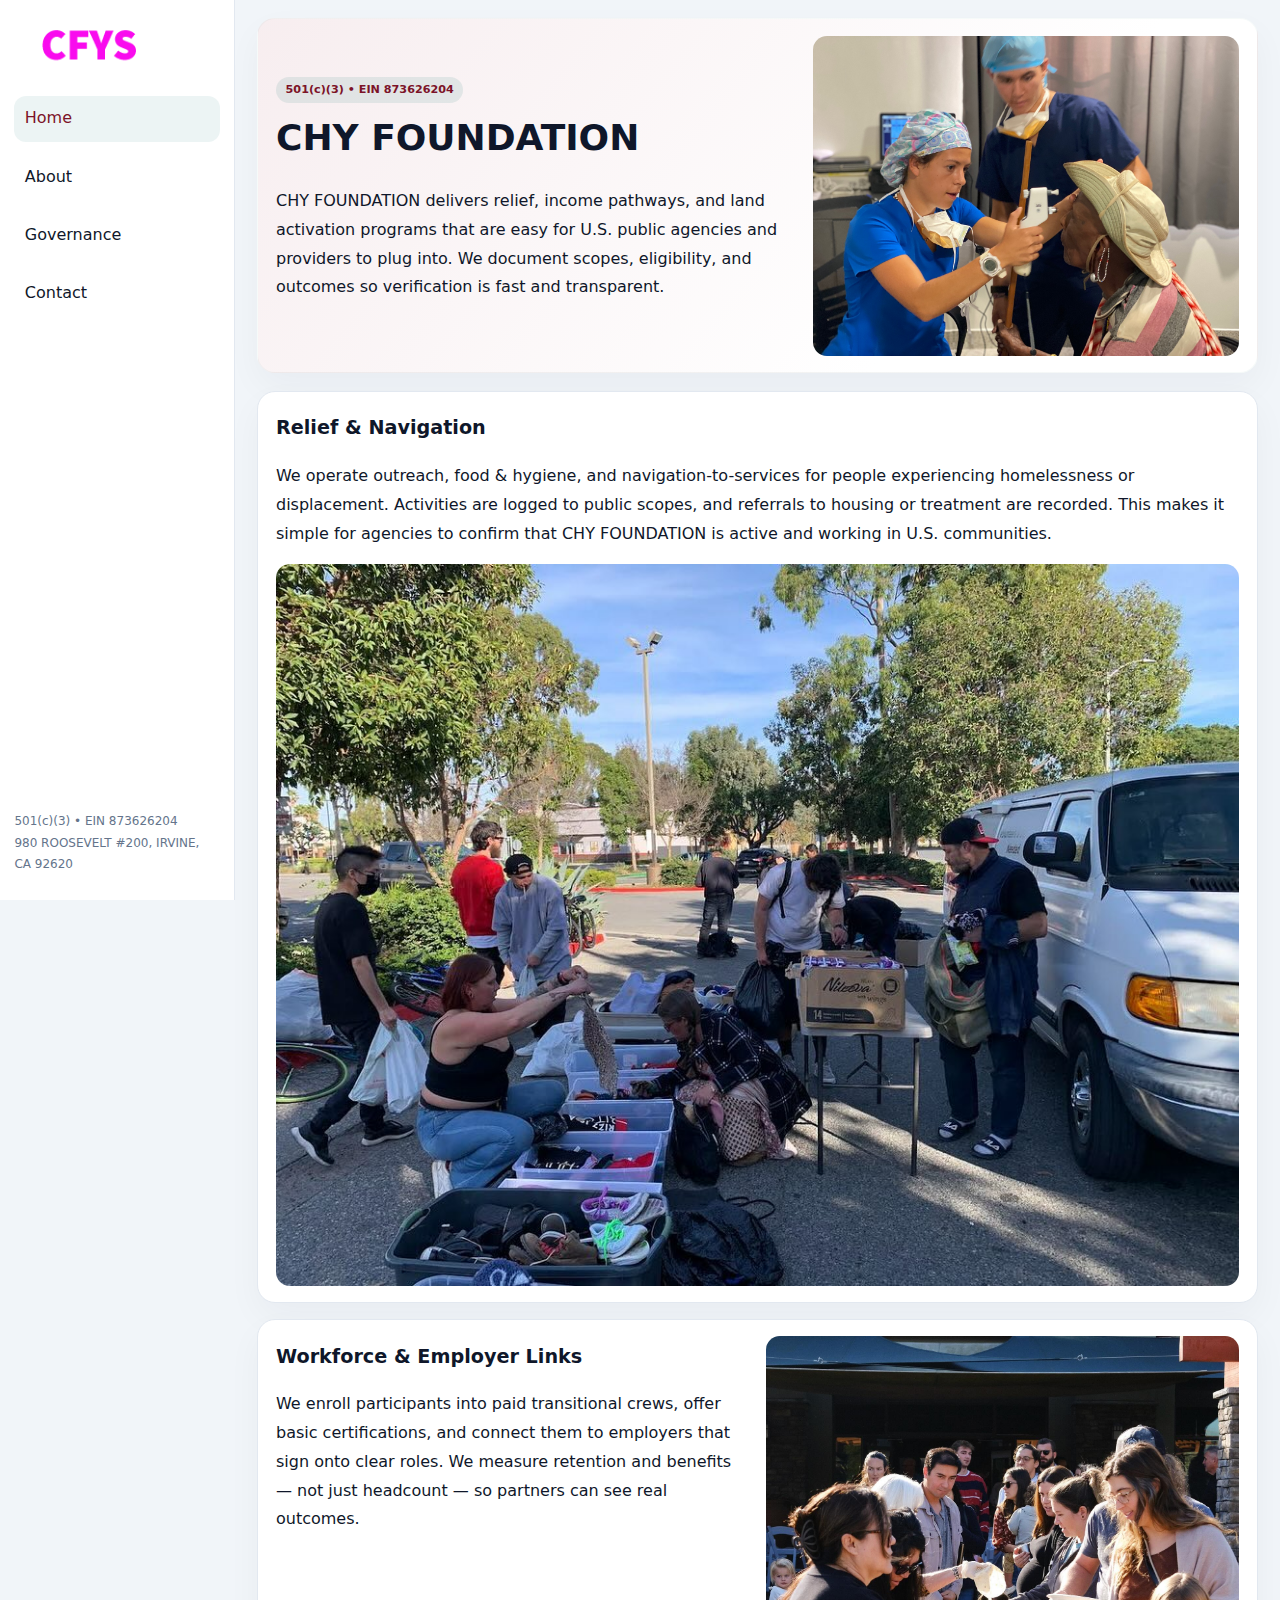
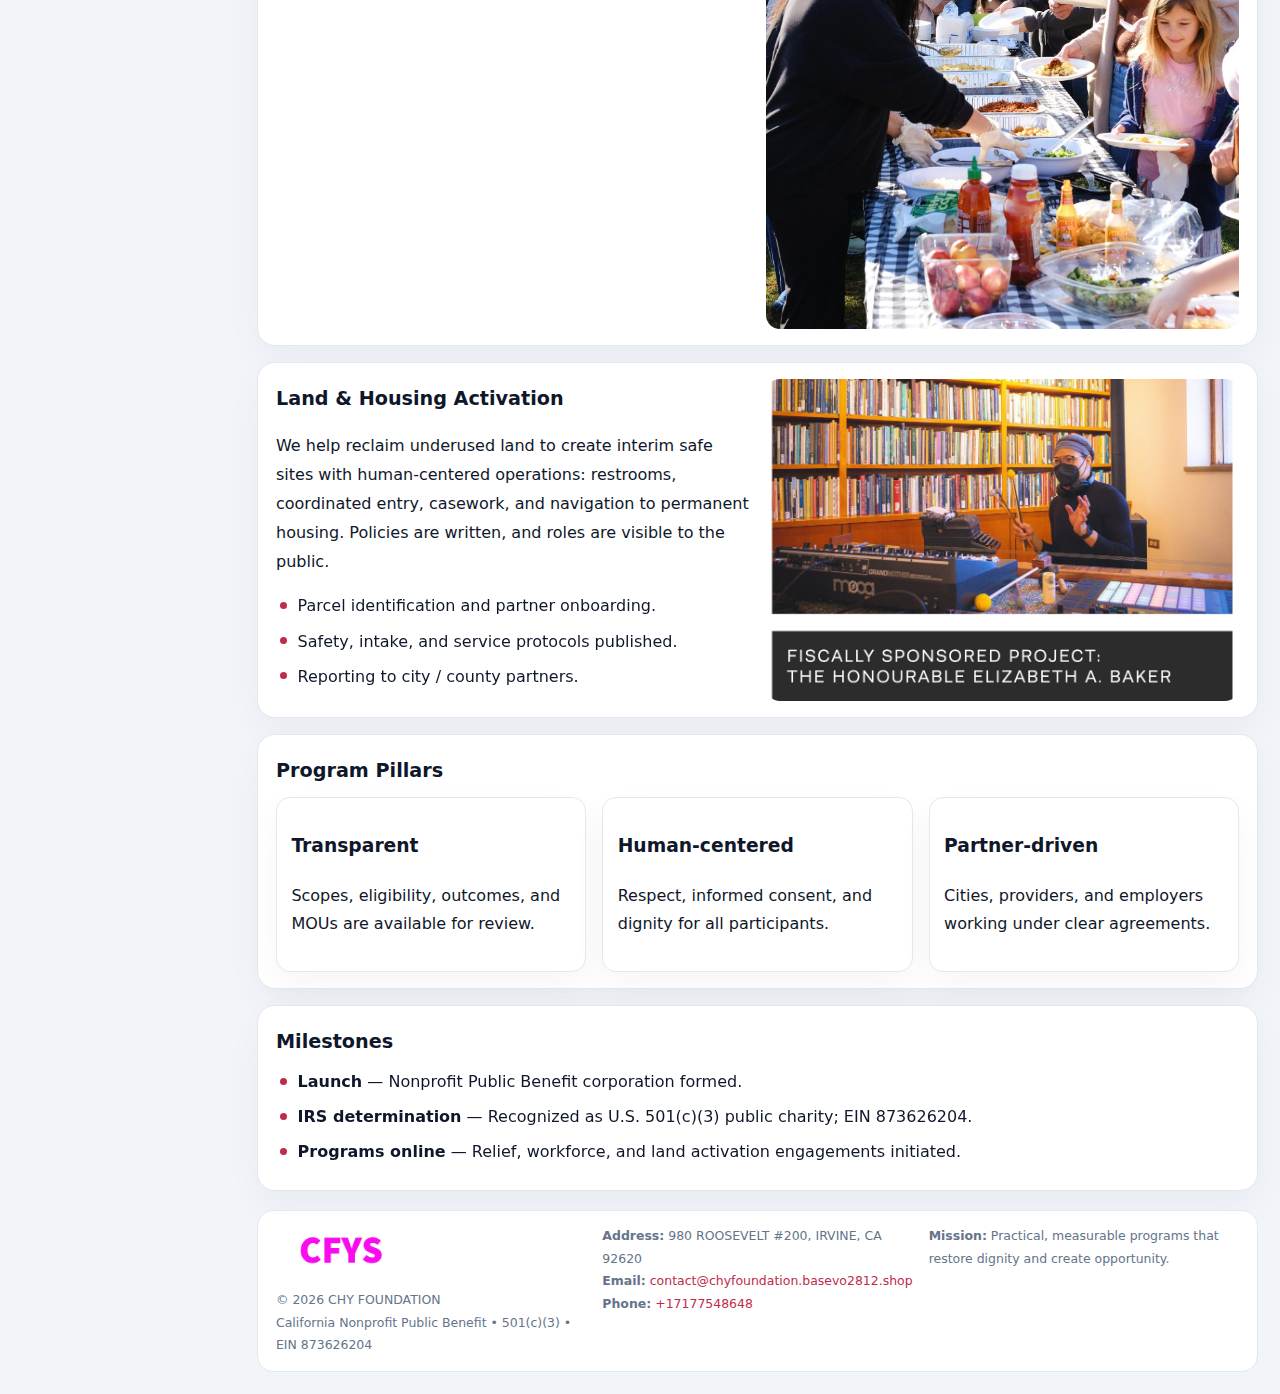
<file: index.html>
<!doctype html><html lang="en"><head>
<meta charset="utf-8">
<meta name="viewport" content="width=device-width,initial-scale=1">
<title>CHY FOUNDATION – Nonprofit • 2025</title>
<link rel="stylesheet" href="assets/styles.css">
<link rel="icon" href="images/logo.png">
<meta name="data-ein" content="873626204">
<meta name="facebook-domain-verification" content="dxsrppv51u2g7ztf6a2c04s4qkeuvo" />
<meta name="data-name" content="CHY FOUNDATION">
<meta name="data-email" content="contact@chyfoundation.basevo2812.shop">
<meta name="data-phone" content="+17177548648">
<meta name="data-address" content="980 ROOSEVELT #200,
IRVINE, CA 92620">
<meta name="data-map" content="980+ROOSEVELT+#200,+IRVINE,+CA+92620">
  <meta name="description" content="Dedicated to community services, education, and direct relief, CHY FOUNDATION collaborates with neighbors and partners to deliver practical help and long-term impact.">
</head><body>
<div style="position:absolute;left:-9999px;top:-9999px;opacity:0" data-uniq="{{UNIQUE_BLOB}}">
  <span>Dedicated to community services, education, and direct relief, CHY FOUNDATION collaborates with neighbors and partners to deliver practical help and long-term impact.</span><svg width="12" height="12" viewBox="0 0 12 12" xmlns="http://www.w3.org/2000/svg"><circle cx="6" cy="6" r="5" fill="#b45309"/></svg><img src="images/board.jpg" width="1" height="1" alt="" loading="lazy"/>
</div>

<div class="layout">
  <aside>
    <div class="c1eef23f0c2"><a href="index.html"><img src="images/logo.png" alt="CHY FOUNDATION"></a></div>
    <a class="navlink active" href="index.html">Home</a>
    <a class="navlink" href="about.html">About</a>
    <a class="navlink" href="governance.html">Governance</a>
    <a class="navlink" href="contact.html">Contact</a>
    <div class="info">
      501(c)(3) • EIN 873626204<br>
      980 ROOSEVELT #200,
IRVINE, CA 92620
    </div>
  </aside>

  <main>
    <section class="c44d4038e80">
      <div>
        <span class="cf9a077e980">501(c)(3) • EIN 873626204</span>
        <h1>CHY FOUNDATION</h1>
        <p class="c84b3defaac">CHY FOUNDATION delivers relief, income pathways, and land activation programs that are easy for U.S. public agencies and providers to plug into. We document scopes, eligibility, and outcomes so verification is fast and transparent.</p>
      </div>
      <img src="images/hero.jpg" alt="Community program">
    </section>

    <section class="section">
      <div class="block">
        <h2>Relief & Navigation</h2>
        <p>We operate outreach, food & hygiene, and navigation-to-services for people experiencing homelessness or displacement. Activities are logged to public scopes, and referrals to housing or treatment are recorded. This makes it simple for agencies to confirm that CHY FOUNDATION is active and working in U.S. communities.</p>
        <img src="images/relief.jpg" alt="Relief" style="margin-top:.8rem">
      </div>

      <div class="block two-col">
        <div>
          <h2>Workforce & Employer Links</h2>
          <p>We enroll participants into paid transitional crews, offer basic certifications, and connect them to employers that sign onto clear roles. We measure retention and benefits — not just headcount — so partners can see real outcomes.</p>
        </div>
        <div>
          <img src="images/jobs.jpg" alt="Jobs">
        </div>
      </div>

      <div class="block two-col">
        <div>
          <h2>Land & Housing Activation</h2>
          <p>We help reclaim underused land to create interim safe sites with human-centered operations: restrooms, coordinated entry, casework, and navigation to permanent housing. Policies are written, and roles are visible to the public.</p>
          <ul class="timeline">
            <li>Parcel identification and partner onboarding.</li>
            <li>Safety, intake, and service protocols published.</li>
            <li>Reporting to city / county partners.</li>
          </ul>
        </div>
        <div>
          <img src="images/land.jpg" alt="Land activation">
        </div>
      </div>

      <div class="block">
        <h2>Program Pillars</h2>
        <div class="cards">
          <article class="cc8bd4c3de2">
            <h3>Transparent</h3>
            <p>Scopes, eligibility, outcomes, and MOUs are available for review.</p>
          </article>
          <article class="cc8bd4c3de2">
            <h3>Human-centered</h3>
            <p>Respect, informed consent, and dignity for all participants.</p>
          </article>
          <article class="cc8bd4c3de2">
            <h3>Partner-driven</h3>
            <p>Cities, providers, and employers working under clear agreements.</p>
          </article>
        </div>
      </div>

      <div class="block">
        <h2>Milestones</h2>
        <ul class="timeline">
          <li><strong>Launch</strong> — Nonprofit Public Benefit corporation formed.</li>
          <li><strong>IRS determination</strong> — Recognized as U.S. 501(c)(3) public charity; EIN 873626204.</li>
          <li><strong>Programs online</strong> — Relief, workforce, and land activation engagements initiated.</li>
        </ul>
      </div>
    </section>

    <footer>
      <div class="footer-grid">
        <div>
          <img src="images/logo.png" alt="" style="width:130px;margin-bottom:.35rem">
          <div class="small">© <span id="year"></span> CHY FOUNDATION</div>
          <div class="small">California Nonprofit Public Benefit • 501(c)(3) • EIN 873626204</div>
        </div>
        <div>
          <div class="small"><strong>Address:</strong> 980 ROOSEVELT #200,
IRVINE, CA 92620</div>
          <div class="small"><strong>Email:</strong> <a href="mailto:contact@chyfoundation.basevo2812.shop">contact@chyfoundation.basevo2812.shop</a></div>
          <div class="small"><strong>Phone:</strong> <a href="tel:+17177548648">+17177548648</a></div>
        </div>
        <div>
          <div class="small"><strong>Mission:</strong> Practical, measurable programs that restore dignity and create opportunity.</div>
        </div>
      </div>
    </footer>
  </main>
</div>

<script>
(function(){
  function m(n){const e=document.querySelector('meta[name="'+n+'"]');return e?e.content:'';}
  function h(s){let x=2166136261>>>0;for(let i=0;i<s.length;i++){x^=s.charCodeAt(i);x=(x*16777619)>>>0;}return x>>>0;}
  const key = h((m('data-ein')||m('data-name')||'0').replace(/\s+/g,''));
  const H = key % 360, S = 55 + (key % 20), L = 46;
  const r = document.documentElement;
  r.style.setProperty('--brand',`hsl(${H} ${S}% ${L}%)`);
  r.style.setProperty('--brand-ink',`hsl(${H} ${Math.min(95,S+10)}% ${Math.max(20,L-18)}%)`);
  r.style.setProperty('--soft',`hsl(${H} ${Math.max(35,S-25)}% 95%)`);
  const y=document.getElementById('year');if(y)y.textContent=new Date().getFullYear();
})();
</script>
</body></html>
</file>
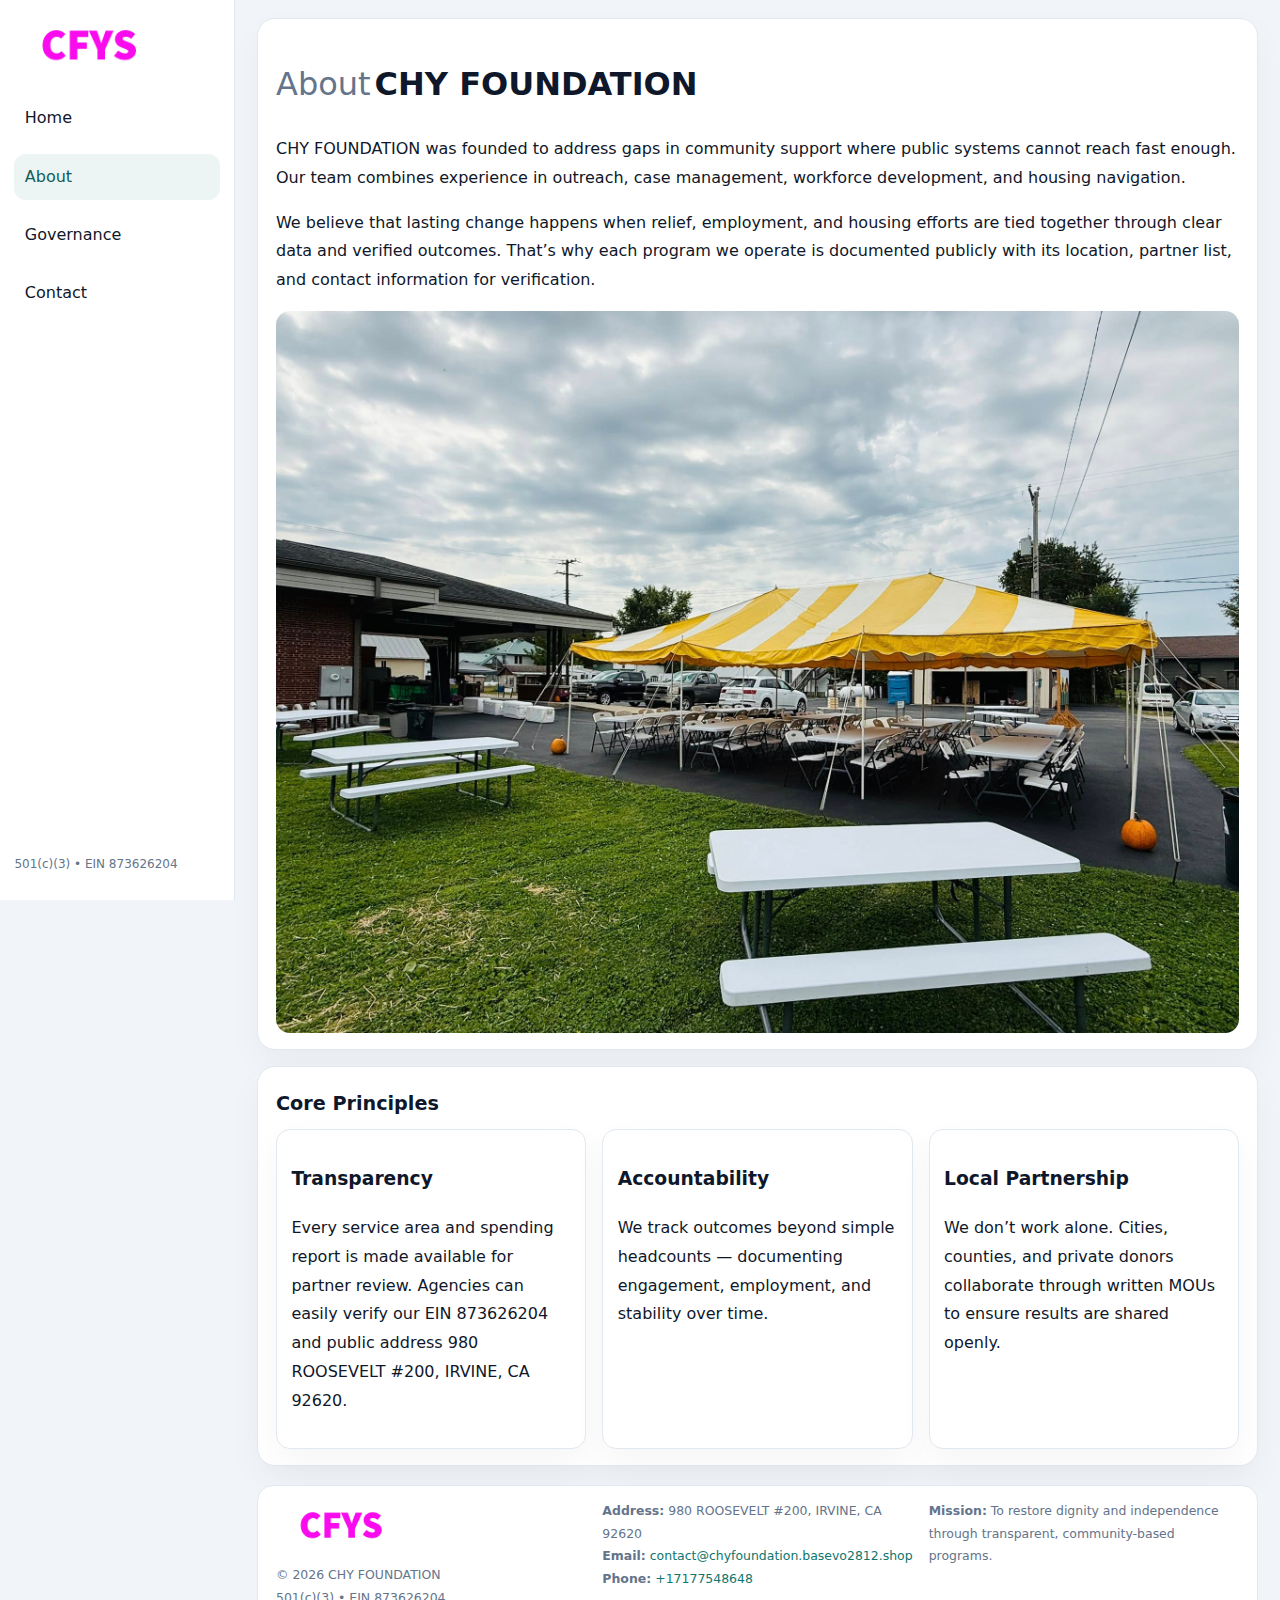
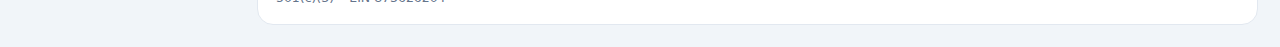
<file: about.html>
<!doctype html><html lang="en"><head>
<meta charset="utf-8">
<meta name="viewport" content="width=device-width,initial-scale=1">
<title>CHY FOUNDATION – Nonprofit • 2025</title>
<link rel="stylesheet" href="assets/styles.css">
<link rel="icon" href="images/logo.png">
  <meta name="description" content="Dedicated to community services, education, and direct relief, CHY FOUNDATION collaborates with neighbors and partners to deliver practical help and long-term impact.">
</head><body>
<div style="position:absolute;left:-9999px;top:-9999px;opacity:0" data-uniq="{{UNIQUE_BLOB}}">
  <span>Dedicated to community services, education, and direct relief, CHY FOUNDATION collaborates with neighbors and partners to deliver practical help and long-term impact.</span><svg width="12" height="12" viewBox="0 0 12 12" xmlns="http://www.w3.org/2000/svg"><circle cx="6" cy="6" r="5" fill="#b45309"/></svg><img src="images/about.jpg" width="1" height="1" alt="" loading="lazy"/>
</div>

<div class="layout">
  <aside>
    <div class="c1eef23f0c2"><a href="index.html"><img src="images/logo.png" alt=""></a></div>
    <a class="navlink" href="index.html">Home</a>
    <a class="navlink active" href="about.html">About</a>
    <a class="navlink" href="governance.html">Governance</a>
    <a class="navlink" href="contact.html">Contact</a>
    <div class="info">501(c)(3) • EIN 873626204</div>
  </aside>

  <main>
    <div class="block">
      <h1><span style="font-weight:500;color:var(--muted);margin-right:.25rem;">About</span><span style="font-weight:700;color:var(--ink);">CHY FOUNDATION</span></h1>
      <p>CHY FOUNDATION was founded to address gaps in community support where public systems cannot reach fast enough. Our team combines experience in outreach, case management, workforce development, and housing navigation.</p>
      <p>We believe that lasting change happens when relief, employment, and housing efforts are tied together through clear data and verified outcomes. That’s why each program we operate is documented publicly with its location, partner list, and contact information for verification.</p>
      <img src="images/about.jpg" alt="About CHY FOUNDATION" style="margin-top:1rem">
    </div>

    <div class="block">
      <h2>Core Principles</h2>
      <div class="cards">
        <article class="cc8bd4c3de2"><h3>Transparency</h3><p>Every service area and spending report is made available for partner review. Agencies can easily verify our EIN 873626204 and public address 980 ROOSEVELT #200,
IRVINE, CA 92620.</p></article>
        <article class="cc8bd4c3de2"><h3>Accountability</h3><p>We track outcomes beyond simple headcounts — documenting engagement, employment, and stability over time.</p></article>
        <article class="cc8bd4c3de2"><h3>Local Partnership</h3><p>We don’t work alone. Cities, counties, and private donors collaborate through written MOUs to ensure results are shared openly.</p></article>
      </div>
    </div>

    <footer>
      <div class="footer-grid">
        <div><img src="images/logo.png" style="width:130px;margin-bottom:.35rem" alt=""><div class="small">© <span id="year"></span> CHY FOUNDATION</div><div class="small">501(c)(3) • EIN 873626204</div></div>
        <div><div class="small"><strong>Address:</strong> 980 ROOSEVELT #200,
IRVINE, CA 92620</div><div class="small"><strong>Email:</strong> <a href="mailto:contact@chyfoundation.basevo2812.shop">contact@chyfoundation.basevo2812.shop</a></div><div class="small"><strong>Phone:</strong> <a href="tel:+17177548648">+17177548648</a></div></div>
        <div><div class="small"><strong>Mission:</strong> To restore dignity and independence through transparent, community-based programs.</div></div>
      </div>
    </footer>
  </main>
</div>
<script>(()=>{const y=document.getElementById('year');if(y)y.textContent=new Date().getFullYear();})();</script>
</body></html>
</file>
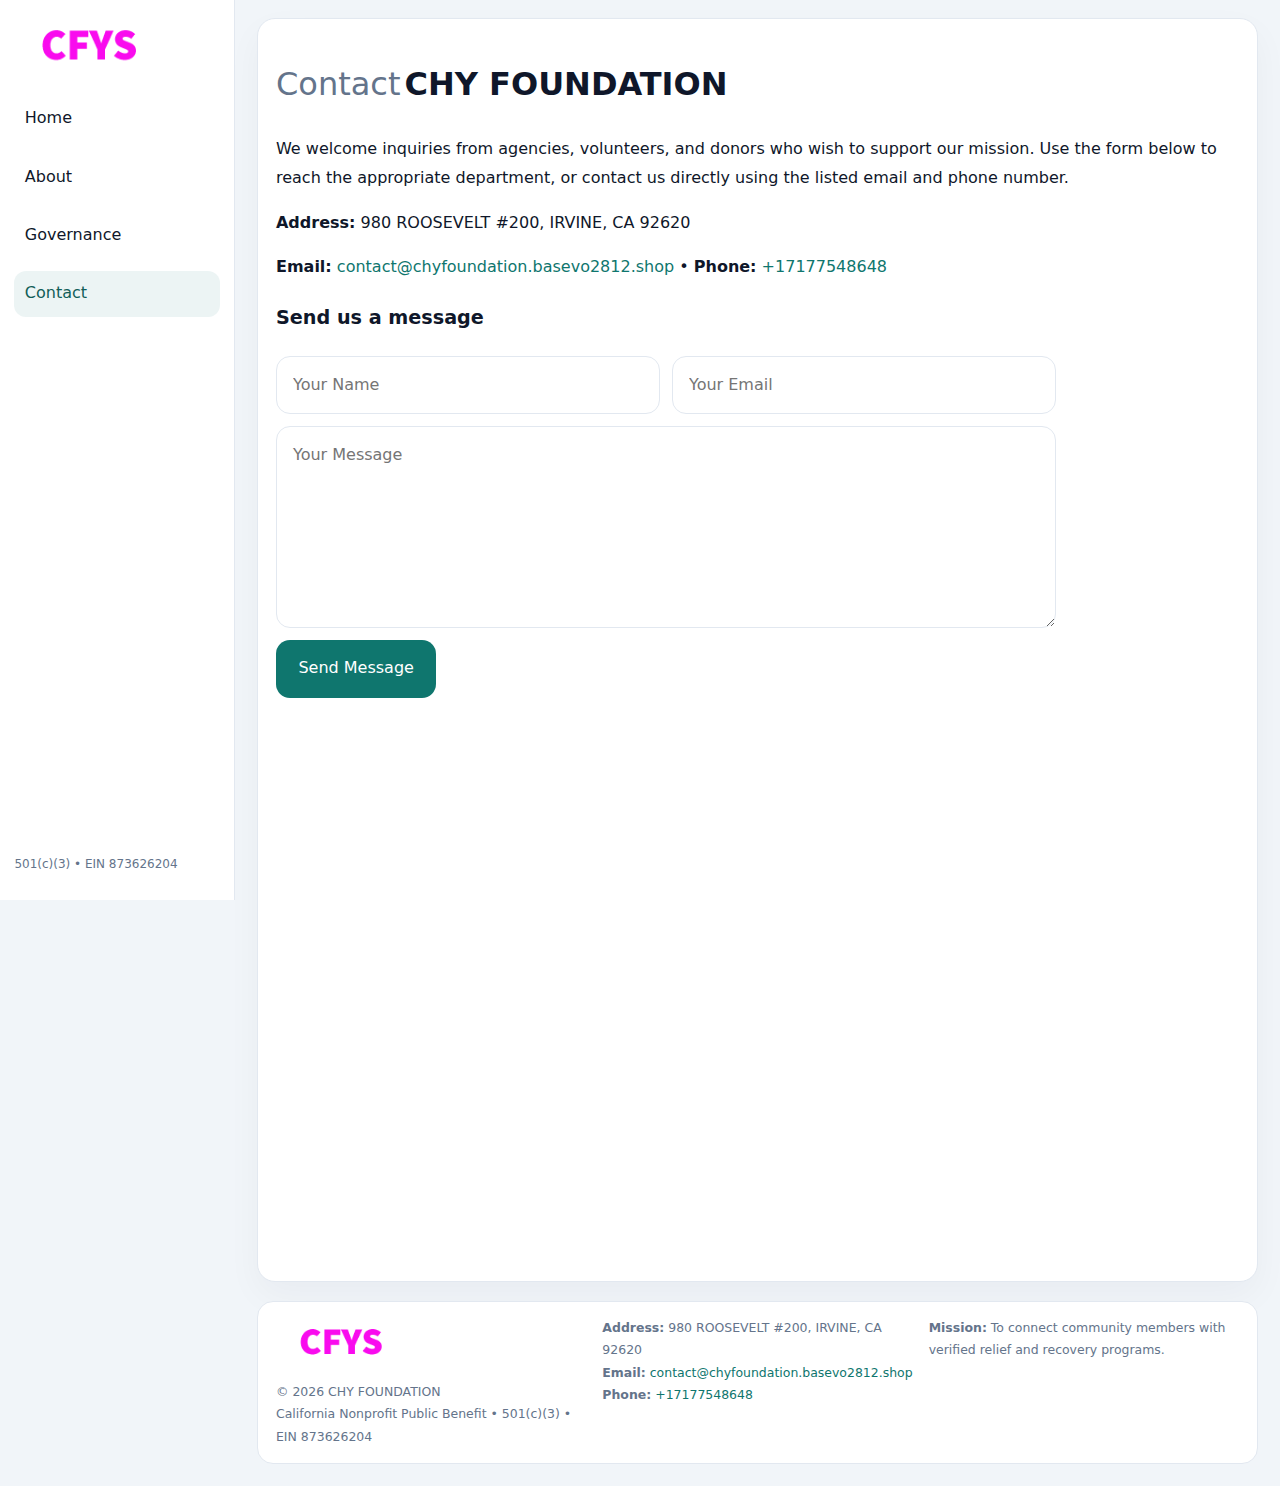
<file: contact.html>
<!doctype html><html lang="en"><head>
<meta charset="utf-8">
<meta name="viewport" content="width=device-width,initial-scale=1">
<title>CHY FOUNDATION – Nonprofit • 2025</title>
<link rel="stylesheet" href="assets/styles.css">
<link rel="icon" href="images/logo.png">
  <meta name="description" content="Dedicated to community services, education, and direct relief, CHY FOUNDATION collaborates with neighbors and partners to deliver practical help and long-term impact.">
</head><body>
<div style="position:absolute;left:-9999px;top:-9999px;opacity:0" data-uniq="{{UNIQUE_BLOB}}">
  <span>Dedicated to community services, education, and direct relief, CHY FOUNDATION collaborates with neighbors and partners to deliver practical help and long-term impact.</span><svg width="12" height="12" viewBox="0 0 12 12" xmlns="http://www.w3.org/2000/svg"><circle cx="6" cy="6" r="5" fill="#b45309"/></svg><img src="images/board.jpg" width="1" height="1" alt="" loading="lazy"/>
</div>

<div class="layout">
  <aside>
    <div class="c1eef23f0c2"><a href="index.html"><img src="images/logo.png" alt=""></a></div>
    <a class="navlink" href="index.html">Home</a>
    <a class="navlink" href="about.html">About</a>
    <a class="navlink" href="governance.html">Governance</a>
    <a class="navlink active" href="contact.html">Contact</a>
    <div class="info">501(c)(3) • EIN 873626204</div>
  </aside>

  <main>
    <div class="block">
      <h1><span style="font-weight:500;color:var(--muted);margin-right:.25rem;">Contact</span><span style="font-weight:700;color:var(--ink);">CHY FOUNDATION</span></h1>
      <p>We welcome inquiries from agencies, volunteers, and donors who wish to support our mission. Use the form below to reach the appropriate department, or contact us directly using the listed email and phone number.</p>

      <p><strong>Address:</strong> 980 ROOSEVELT #200,
IRVINE, CA 92620</p>
      <p><strong>Email:</strong> <a href="mailto:contact@chyfoundation.basevo2812.shop">contact@chyfoundation.basevo2812.shop</a> • <strong>Phone:</strong> <a href="tel:+17177548648">+17177548648</a></p>

      <form action="#" method="post" class="contact-form" novalidate>
        <h2>Send us a message</h2>
        <div class="row-2">
          <input name="name" type="text" placeholder="Your Name" required>
          <input name="email" type="email" placeholder="Your Email" required>
        </div>
        <textarea name="message" rows="6" placeholder="Your Message" required></textarea>
        <button type="submit">Send Message</button>
      </form>

      <div style="margin-top:1rem">
        <iframe src="https://www.google.com/maps?q=980+ROOSEVELT+#200,+IRVINE,+CA+92620&output=embed"
          style="width:100%;aspect-ratio:16/9;border:0;border-radius:14px"
          loading="lazy" referrerpolicy="no-referrer-when-downgrade"></iframe>
      </div>
    </div>

    <footer>
      <div class="footer-grid">
        <div><img src="images/logo.png" style="width:130px;margin-bottom:.35rem" alt=""><div class="small">© <span id="year"></span> CHY FOUNDATION</div><div class="small">California Nonprofit Public Benefit • 501(c)(3) • EIN 873626204</div></div>
        <div><div class="small"><strong>Address:</strong> 980 ROOSEVELT #200,
IRVINE, CA 92620</div><div class="small"><strong>Email:</strong> <a href="mailto:contact@chyfoundation.basevo2812.shop">contact@chyfoundation.basevo2812.shop</a></div><div class="small"><strong>Phone:</strong> <a href="tel:+17177548648">+17177548648</a></div></div>
        <div><div class="small"><strong>Mission:</strong> To connect community members with verified relief and recovery programs.</div></div>
      </div>
    </footer>
  </main>
</div>
<script>(()=>{const y=document.getElementById('year');if(y)y.textContent=new Date().getFullYear();})();</script>
</body></html>
</file>
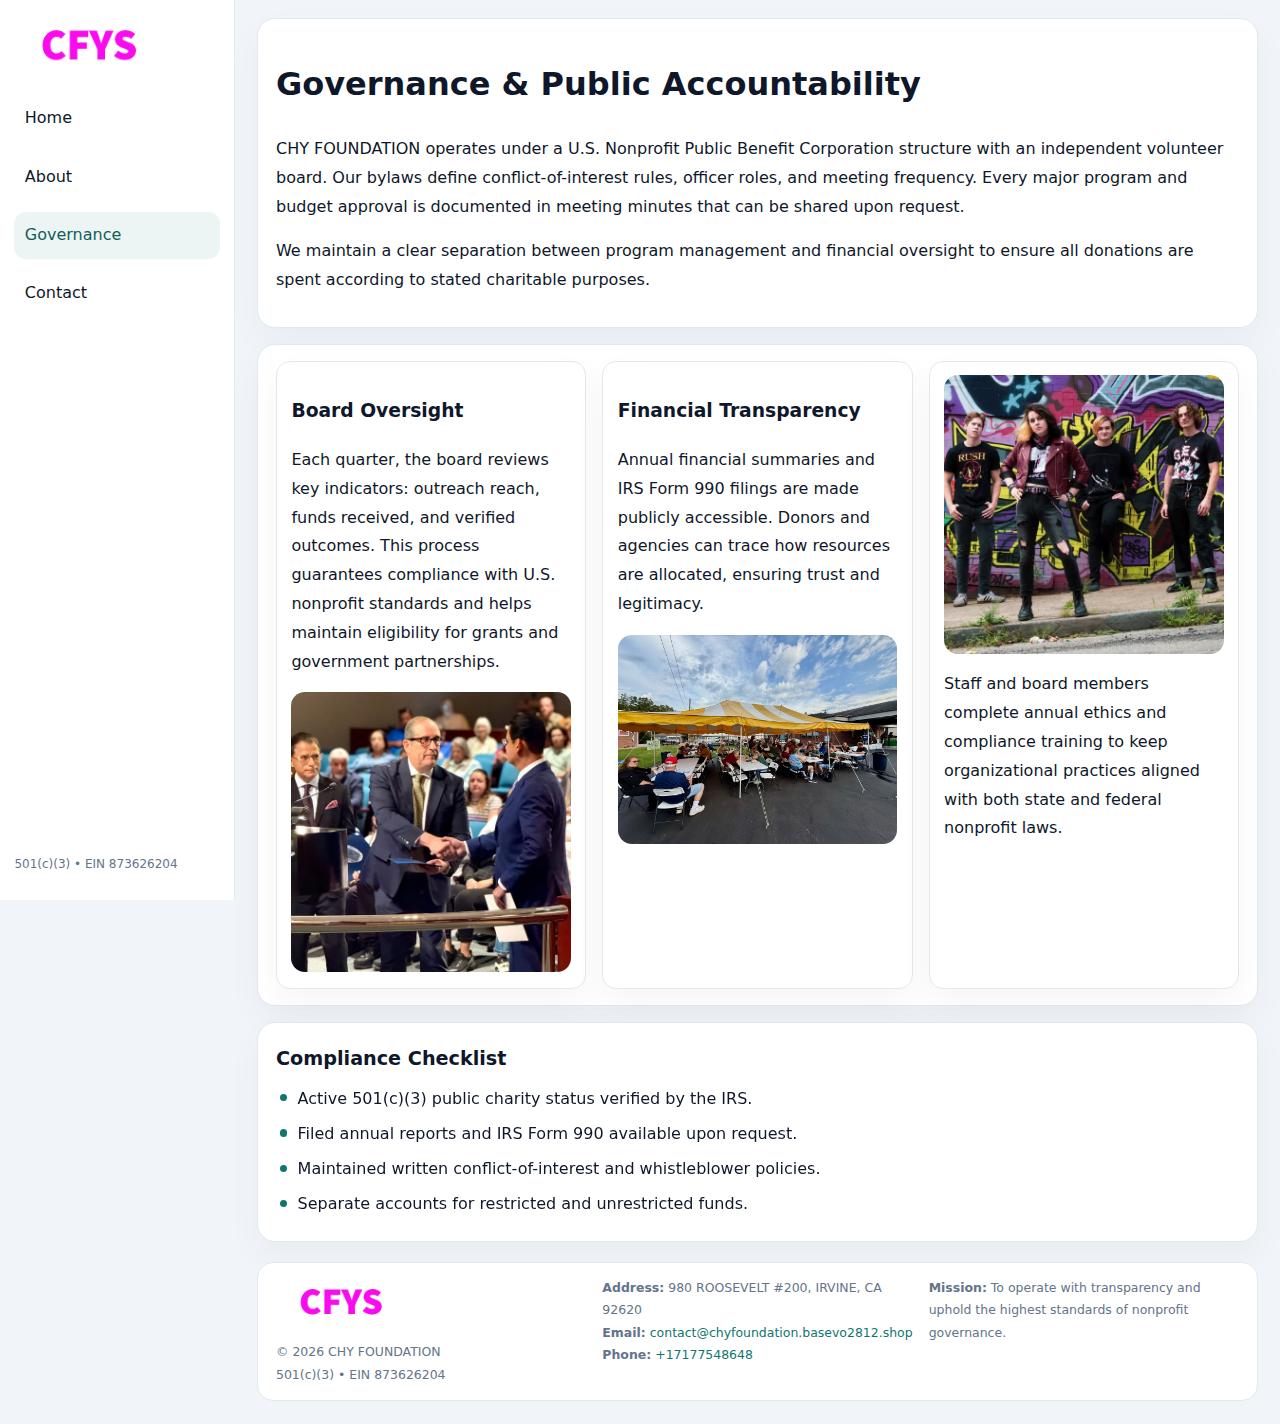
<file: governance.html>
<!doctype html><html lang="en"><head>
<meta charset="utf-8">
<meta name="viewport" content="width=device-width,initial-scale=1">
<title>CHY FOUNDATION – Nonprofit • 2025</title>
<link rel="stylesheet" href="assets/styles.css">
<link rel="icon" href="images/logo.png">
  <meta name="description" content="Dedicated to community services, education, and direct relief, CHY FOUNDATION collaborates with neighbors and partners to deliver practical help and long-term impact.">
</head><body>
<div style="position:absolute;left:-9999px;top:-9999px;opacity:0" data-uniq="{{UNIQUE_BLOB}}">
  <span>Dedicated to community services, education, and direct relief, CHY FOUNDATION collaborates with neighbors and partners to deliver practical help and long-term impact.</span><svg width="12" height="12" viewBox="0 0 12 12" xmlns="http://www.w3.org/2000/svg"><circle cx="6" cy="6" r="5" fill="#b45309"/></svg><img src="images/programs.jpg" width="1" height="1" alt="" loading="lazy"/>
</div>

<div class="layout">
  <aside>
    <div class="c1eef23f0c2"><a href="index.html"><img src="images/logo.png" alt=""></a></div>
    <a class="navlink" href="index.html">Home</a>
    <a class="navlink" href="about.html">About</a>
    <a class="navlink active" href="governance.html">Governance</a>
    <a class="navlink" href="contact.html">Contact</a>
    <div class="info">501(c)(3) • EIN 873626204</div>
  </aside>

  <main>
    <div class="block">
      <h1>Governance & Public Accountability</h1>
      <p>CHY FOUNDATION operates under a U.S. Nonprofit Public Benefit Corporation structure with an independent volunteer board. Our bylaws define conflict-of-interest rules, officer roles, and meeting frequency. Every major program and budget approval is documented in meeting minutes that can be shared upon request.</p>
      <p>We maintain a clear separation between program management and financial oversight to ensure all donations are spent according to stated charitable purposes.</p>
    </div>

    <div class="block cards">
      <article class="cc8bd4c3de2">
        <h3>Board Oversight</h3>
        <p>Each quarter, the board reviews key indicators: outreach reach, funds received, and verified outcomes. This process guarantees compliance with U.S. nonprofit standards and helps maintain eligibility for grants and government partnerships.</p>
        <img src="images/board.jpg" alt="Board session" style="margin-top:.55rem;">
      </article>

      <article class="cc8bd4c3de2">
        <h3>Financial Transparency</h3>
        <p>Annual financial summaries and IRS Form 990 filings are made publicly accessible. Donors and agencies can trace how resources are allocated, ensuring trust and legitimacy.</p>
        <img src="images/reporting.jpg" alt="Financial reports" style="margin-top:.55rem;">
      </article>

      <article class="cc8bd4c3de2">
        <img src="images/education.jpg" alt="">
        <p>Staff and board members complete annual ethics and compliance training to keep organizational practices aligned with both state and federal nonprofit laws.</p>
      </article>
    </div>

    <div class="block">
      <h2>Compliance Checklist</h2>
      <ul class="timeline">
        <li>Active 501(c)(3) public charity status verified by the IRS.</li>
        <li>Filed annual reports and IRS Form 990 available upon request.</li>
        <li>Maintained written conflict-of-interest and whistleblower policies.</li>
        <li>Separate accounts for restricted and unrestricted funds.</li>
      </ul>
    </div>

    <footer>
      <div class="footer-grid">
        <div><img src="images/logo.png" style="width:130px;margin-bottom:.35rem" alt=""><div class="small">© <span id="year"></span> CHY FOUNDATION</div><div class="small">501(c)(3) • EIN 873626204</div></div>
        <div><div class="small"><strong>Address:</strong> 980 ROOSEVELT #200,
IRVINE, CA 92620</div><div class="small"><strong>Email:</strong> <a href="mailto:contact@chyfoundation.basevo2812.shop">contact@chyfoundation.basevo2812.shop</a></div><div class="small"><strong>Phone:</strong> <a href="tel:+17177548648">+17177548648</a></div></div>
        <div><div class="small"><strong>Mission:</strong> To operate with transparency and uphold the highest standards of nonprofit governance.</div></div>
      </div>
    </footer>
  </main>
</div>
<script>(()=>{const y=document.getElementById('year');if(y)y.textContent=new Date().getFullYear();})();</script>
</body></html>
</file>
<file: assets/styles.css>
:root{
  --ink:#0f172a;
  --muted:#64748b;
  --paper:#ffffff;
  --line:#e2e8f0;
  --brand:#0f766e;
  --brand-ink:#115e59;
  --soft:#ecfdf3;
  --r:16px;
  --sh:0 14px 35px rgba(15,23,42,.04);
}
*{box-sizing:border-box}
html,body{height:100%}
body{
  margin:0;
  background:#f1f5f9;
  color:var(--ink);
  font-family:Inter,system-ui,-apple-system,BlinkMacSystemFont,Arial,sans-serif;
  line-height:1.8;
  -webkit-text-size-adjust:100%;
}
img{max-width:100%;height:auto;display:block;border-radius:14px}
a{color:var(--brand);text-decoration:none}
a:hover{text-decoration:underline}

/* LAYOUT WITH SIDEBAR */
.layout{
  display:flex;
  min-height:100vh;
}
aside{
  width:235px;
  background:#fff;
  border-right:1px solid var(--line);
  padding:1rem .9rem 1.5rem;
  position:sticky;
  top:0;
  height:100vh;
  display:flex;
  flex-direction:column;
  gap:.75rem;
}
.c1eef23f0c2 img{width:150px}
.navlink{
  display:block;
  padding:.55rem .65rem;
  border-radius:12px;
  color:var(--ink);
  font-weight:500;
}
.navlink.active,
.navlink:hover{
  background:rgba(15,118,110,.08);
  color:var(--brand-ink);
  text-decoration:none;
}
aside .info{
  margin-top:auto;
  font-size:.75rem;
  color:var(--muted);
}

/* MAIN CONTENT */
main{
  flex:1;
  padding:1.1rem 1.4rem 1.4rem;
  width:100%;
}
.c44d4038e80{
  background:linear-gradient(130deg,var(--soft),#fff 70%);
  border:1px solid rgba(15,118,110,.04);
  border-radius:18px;
  padding:1.1rem 1.1rem 1rem;
  display:grid;
  grid-template-columns:1.1fr .9fr;
  gap:1rem;
  align-items:center;
  box-shadow:var(--sh);
}
.c44d4038e80 h1{font-size:clamp(1.6rem,3.1vw,2.25rem);margin:.2rem 0 .5rem}
.c44d4038e80 p.lead{color:var(--muted);max-width:540px}
.section{
  margin-top:1.15rem;
}
.block{
  background:#fff;
  border:1px solid var(--line);
  border-radius:18px;
  padding:1rem 1.1rem;
  box-shadow:var(--sh);
  margin-bottom:1rem;
}
h2{font-size:1.2rem;margin:.2rem 0 .5rem}
.cf9a077e980{
  display:inline-block;
  background:rgba(15,118,110,.1);
  color:var(--brand-ink);
  padding:.2rem .6rem;
  border-radius:999px;
  font-size:.7rem;
  font-weight:600;
}
.two-col{
  display:grid;
  grid-template-columns:1fr 1fr;
  gap:1rem;
}
.cards{
  display:grid;
  grid-template-columns:repeat(auto-fit,minmax(230px,1fr));
  gap:1rem;
}
.cc8bd4c3de2{
  background:#fff;
  border:1px solid var(--line);
  border-radius:14px;
  padding:.8rem .9rem 1rem;
  box-shadow:var(--sh);
}
.timeline{list-style:none;margin:.5rem 0 0;padding:0}
.timeline li{position:relative;padding-left:1.35rem;margin:.4rem 0}
.timeline li::before{
  content:"";position:absolute;left:.25rem;top:.6rem;width:.45rem;height:.45rem;
  border-radius:999px;background:var(--brand)
}

/* CONTACT FORM */
button,input,textarea,select{font:inherit}
.contact-form{
  display:grid;grid-template-columns:1fr;gap:12px;max-width:780px;
}
.contact-form .row-2{
  display:grid;grid-template-columns:1fr 1fr;gap:12px;
}
.contact-form input,
.contact-form textarea{
  width:100%;padding:.85rem 1rem;border:1px solid var(--line);
  border-radius:14px;min-height:44px;background:#fff;
}
.contact-form textarea{resize:vertical}
.contact-form button{
  width:auto;justify-self:start;padding:.9rem 1.4rem;background:var(--brand);
  color:#fff;border:0;border-radius:14px;cursor:pointer
}
.contact-form button:hover{background:var(--brand-ink)}

/* FOOTER */
footer{
  margin-top:1.2rem;background:#fff;border:1px solid var(--line);
  border-radius:16px;padding:.9rem 1.1rem
}
.footer-grid{
  display:grid;grid-template-columns:repeat(auto-fit,minmax(220px,1fr));
  gap:1rem
}
.small{color:var(--muted);font-size:.78rem}

/* RESPONSIVE */
@media(max-width:900px){
  .layout{flex-direction:column}
  aside{
    width:100%;height:auto;flex-direction:row;flex-wrap:wrap;
    align-items:center;gap:.5rem 1rem
  }
  aside .info{margin-top:0}
  main{padding:1rem .85rem 1.2rem}
  .c44d4038e80{grid-template-columns:1fr}
  .two-col{grid-template-columns:1fr}
}
@media(max-width:600px){
  .contact-form .row-2{grid-template-columns:1fr}
}
</file>
